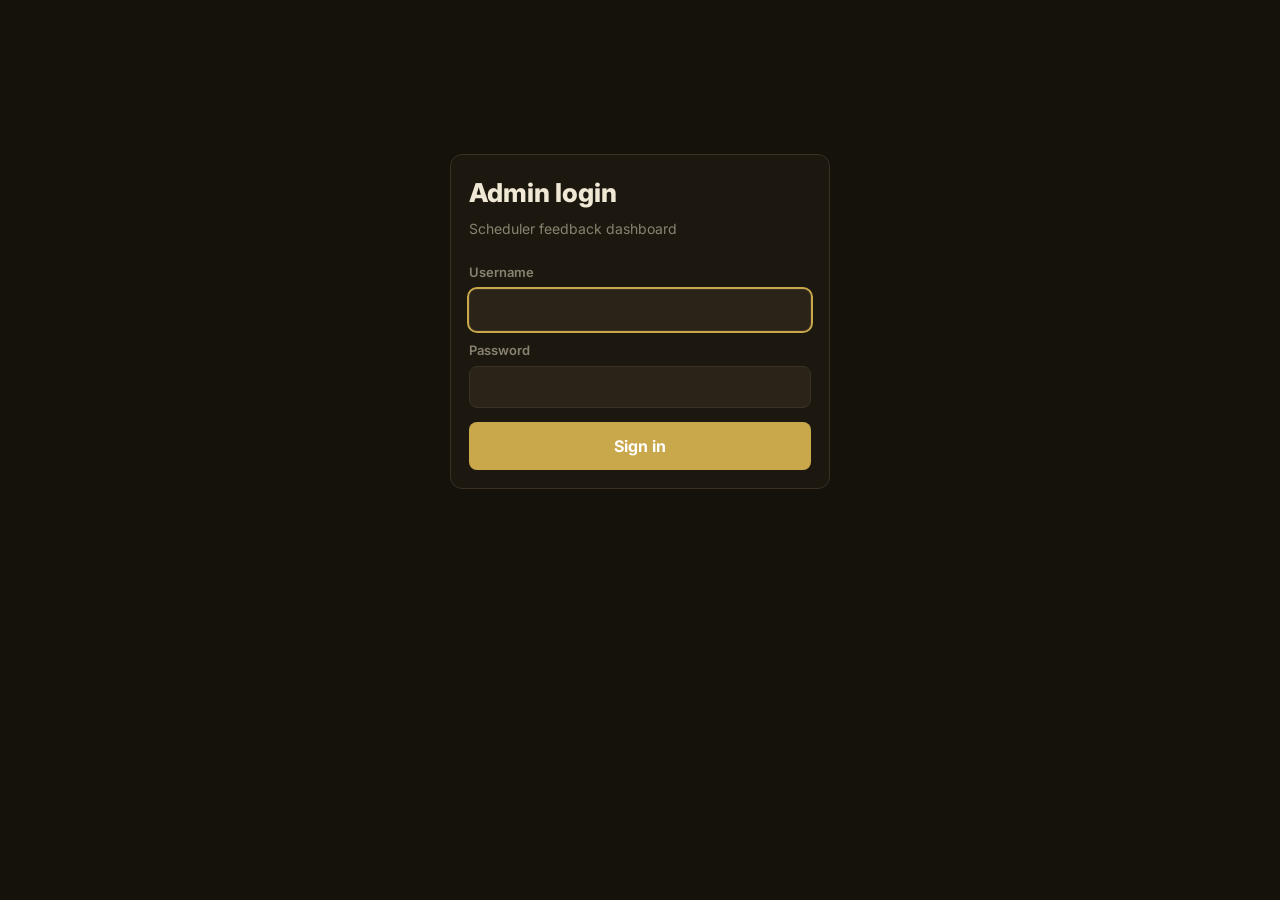
<file: admin.html>
<!doctype html>
<html lang="en">
<head>
<meta charset="utf-8">
<meta name="viewport" content="width=device-width, initial-scale=1, viewport-fit=cover">
<title>Scheduler Admin · Feedback</title>
<link rel="preconnect" href="https://fonts.googleapis.com">
<link rel="preconnect" href="https://fonts.gstatic.com" crossorigin>
<link href="https://fonts.googleapis.com/css2?family=Inter:wght@400;500;600;700;800&display=swap" rel="stylesheet">
<style>
  :root {
    --bg: #15110b;
    --surface: #1d180f;
    --ink: #f0e8d5;
    --ink2: #c8c0aa;
    --ink3: #8a8270;
    --rule: #3a3024;
    --gold: #c9a84c;
    --gold-deep: #8a6820;
    --green: #1ec45a;
    --red: #c05050;
    --blue: #4a7ab0;
    --purple: #8a5ab0;
  }
  * { box-sizing: border-box; margin: 0; padding: 0; }
  html, body {
    background: var(--bg); color: var(--ink);
    font-family: 'Inter', -apple-system, BlinkMacSystemFont, sans-serif;
    font-size: 16px; line-height: 1.5;
    min-height: 100vh;
    -webkit-font-smoothing: antialiased;
  }
  .wrap { max-width: 800px; margin: 0 auto; padding: 28px 18px 80px; }
  h1 { font-size: 26px; font-weight: 800; margin-bottom: 6px; }
  .sub { color: var(--ink3); font-size: 14px; margin-bottom: 24px; }
  .card {
    background: var(--surface);
    border: 1px solid var(--rule);
    border-radius: 12px;
    padding: 18px;
    margin-bottom: 16px;
  }
  .login-card { max-width: 380px; margin: 14vh auto; }
  label { display: block; font-size: 13px; color: var(--ink3); font-weight: 600; margin-bottom: 6px; }
  input, button, textarea {
    font-family: inherit; font-size: 16px; color: var(--ink);
  }
  .input {
    width: 100%; padding: 10px 12px;
    background: #2a2418; border: 1px solid var(--rule); border-radius: 8px;
    color: var(--ink);
  }
  .input:focus { outline: 2px solid var(--gold); outline-offset: 0; }
  .btn-primary {
    background: var(--gold); color: white; border: none;
    border-radius: 8px; padding: 12px; font-weight: 700; font-size: 16px;
    cursor: pointer; min-height: 48px;
  }
  .btn-secondary {
    background: var(--surface); color: var(--ink);
    border: 1px solid var(--rule); border-radius: 8px;
    padding: 8px 12px; font-weight: 600; cursor: pointer; min-height: 36px;
  }
  .btn-secondary:hover { background: #2a2418; }
  .btn-danger {
    background: var(--red); color: white; border: none;
    border-radius: 8px; padding: 8px 12px; font-weight: 700; cursor: pointer;
  }
  .btn-action {
    border: none; border-radius: 8px; padding: 8px 12px;
    font-size: 13px; font-weight: 700; cursor: pointer; color: white;
  }
  .btn-snooze { background: #5a4818; color: var(--gold); border: 1px solid var(--gold-deep); }
  .btn-copy { background: #1a3550; color: #b4d5ff; border: 1px solid #2c5680; }
  .btn-complete { background: #154e2a; color: #b8f5cf; border: 1px solid #1f7a40; }
  .btn-reopen { background: #4a3018; color: #f0d4a0; border: 1px solid #6e4624; }
  .btn-delete { background: #4a1818; color: #ffb4b4; border: 1px solid #6e2424; }
  .btn-note { background: #2a2a48; color: #cbcaf0; border: 1px solid #4040a8; }
  .btn-queue { background: #2e1e3a; color: #d6b8f0; border: 1px solid var(--purple); }
  .btn-unqueue { background: #2e1e3a; color: #d6b8f0; border: 1px solid var(--purple); opacity: 0.7; }
  .note-editor {
    margin-top: 10px; display: none;
    background: #1a1610; border: 1px solid var(--rule); border-radius: 8px;
    padding: 10px;
  }
  .note-editor.open { display: block; }
  .note-editor textarea {
    width: 100%; min-height: 80px; resize: vertical;
    background: #2a2418; color: var(--ink);
    border: 1px solid var(--rule); border-radius: 6px;
    padding: 8px 10px; font-family: inherit; font-size: 14px; line-height: 1.5;
  }
  .note-editor .row-buttons { display: flex; gap: 8px; margin-top: 8px; justify-content: flex-end; }
  .admin-note-display {
    margin-top: 8px;
    padding: 8px 10px;
    background: #1a1a2e;
    border-left: 3px solid var(--purple);
    border-radius: 0 6px 6px 0;
    font-size: 13px; color: var(--ink2); line-height: 1.5;
    white-space: pre-wrap;
  }
  .admin-note-display::before {
    content: 'Admin note';
    display: block;
    font-size: 10px; font-weight: 800; letter-spacing: 1px;
    color: var(--purple); margin-bottom: 4px; text-transform: uppercase;
  }
  .row { display: flex; gap: 8px; align-items: center; }
  .row > * { flex: 1; }
  .empty { color: var(--ink3); text-align: center; padding: 32px 8px; }
  .fb-row {
    border-top: 1px solid var(--rule);
    padding: 14px 0;
  }
  .fb-row:first-child { border-top: none; }
  .fb-row.snoozed { opacity: 0.65; }
  .fb-row.completed { opacity: 0.55; }
  .fb-row.completed .fb-body { text-decoration: line-through; text-decoration-color: var(--ink3); }
  .fb-meta {
    color: var(--ink3); font-size: 12px;
    display: flex; justify-content: space-between; gap: 8px; flex-wrap: wrap;
    margin-bottom: 6px;
  }
  .fb-body { white-space: pre-wrap; line-height: 1.55; }
  .fb-id { font-family: ui-monospace, Consolas, Menlo, monospace; opacity: 0.7; font-size: 11px; }
  .fb-actions {
    margin-top: 10px; display: flex; gap: 8px; flex-wrap: wrap; justify-content: flex-end;
  }
  .toolbar { display: flex; gap: 8px; align-items: center; margin-bottom: 14px; flex-wrap: wrap; }
  .toolbar .input { flex: 1; min-width: 0; }
  .pill {
    display: inline-block; padding: 2px 8px; border-radius: 999px;
    font-size: 11px; font-weight: 700; background: var(--surface); color: var(--ink2);
    border: 1px solid var(--rule);
  }
  .pill.snoozed { background: #2a2210; color: var(--gold); border-color: var(--gold-deep); }
  .pill.completed { background: #102e1a; color: #4dd587; border-color: #1f7a40; }
  .pill.queued { background: #2a1e3a; color: #d6b8f0; border-color: var(--purple); }
  .fb-row.queued { border-left: 3px solid var(--purple); padding-left: 10px; margin-left: -10px; }
  .filter-tabs {
    display: flex; gap: 0; margin-bottom: 14px;
    background: var(--surface); border: 1px solid var(--rule);
    border-radius: 10px; padding: 4px; overflow: hidden;
  }
  .filter-tab {
    flex: 1; background: transparent; border: none;
    padding: 8px 12px; color: var(--ink3); font-weight: 700;
    border-radius: 6px; cursor: pointer; min-height: 38px;
  }
  .filter-tab.active { background: var(--gold); color: #1a1612; }
  .toast {
    position: fixed; bottom: 24px; left: 50%; transform: translateX(-50%);
    background: #2a2418; color: var(--ink);
    padding: 10px 16px; border-radius: 8px; font-size: 14px;
    box-shadow: 0 4px 14px rgba(0,0,0,0.4); z-index: 50;
  }
</style>
</head>
<body>
<div class="wrap">
  <div id="login" class="card login-card" style="display:none;">
    <h1>Admin login</h1>
    <p class="sub">Scheduler feedback dashboard</p>
    <label for="u">Username</label>
    <input class="input" type="text" id="u" autocomplete="username">
    <div style="height:10px;"></div>
    <label for="p">Password</label>
    <input class="input" type="password" id="p" autocomplete="current-password">
    <div style="height:14px;"></div>
    <button class="btn-primary" id="login-btn" style="width:100%;">Sign in</button>
  </div>

  <div id="dash" style="display:none;">
    <h1>Feedback inbox</h1>
    <p class="sub" id="counts">—</p>

    <div class="filter-tabs" id="filter-tabs">
      <button class="filter-tab active" data-filter="open">Uncompleted</button>
      <button class="filter-tab" data-filter="queue">Queue</button>
      <button class="filter-tab" data-filter="done">Completed</button>
      <button class="filter-tab" data-filter="all">All</button>
    </div>

    <div class="toolbar">
      <input class="input" id="search" placeholder="Search feedback…">
      <button class="btn-secondary" id="refresh">Refresh</button>
      <button class="btn-secondary" id="logout">Log out</button>
    </div>

    <div id="list" class="card"></div>
  </div>
</div>

<script>
  const SUPABASE_URL = 'https://llvqfneoelymvkigltqa.supabase.co';
  const SUPABASE_ANON_KEY = 'sb_publishable_klbrY4121TC85eO-jJUwvg_ecZAXqgW';
  const ADMIN_USER = 'KamrynMe';
  const ADMIN_PASS = 'Wordpass1';
  const SESSION_KEY = 'sched_admin_ok';
  const FILTER_KEY = 'sched_admin_filter';

  function $(s) { return document.querySelector(s); }
  function show(id) { $('#login').style.display = id === 'login' ? 'block' : 'none'; $('#dash').style.display = id === 'dash' ? 'block' : 'none'; }
  function toast(msg, ms = 1800) {
    const t = document.createElement('div'); t.className = 'toast'; t.textContent = msg;
    document.body.appendChild(t); setTimeout(() => t.remove(), ms);
  }
  function isLoggedIn() { try { return sessionStorage.getItem(SESSION_KEY) === '1'; } catch (_) { return false; } }
  function setLoggedIn(b) { try { sessionStorage.setItem(SESSION_KEY, b ? '1' : ''); } catch (_) {} }
  function getFilter() { try { return localStorage.getItem(FILTER_KEY) || 'open'; } catch (_) { return 'open'; } }
  function setFilter(v) { try { localStorage.setItem(FILTER_KEY, v); } catch (_) {} }

  async function fetchFeedback() {
    const url = `${SUPABASE_URL}/rest/v1/feedback?select=*&order=created_at.desc&limit=1000`;
    const r = await fetch(url, {
      headers: { 'apikey': SUPABASE_ANON_KEY, 'Authorization': `Bearer ${SUPABASE_ANON_KEY}` },
    });
    if (!r.ok) throw new Error('HTTP ' + r.status);
    return r.json();
  }
  async function patchFeedback(id, patch) {
    const url = `${SUPABASE_URL}/rest/v1/feedback?id=eq.${encodeURIComponent(id)}`;
    const r = await fetch(url, {
      method: 'PATCH',
      headers: {
        'apikey': SUPABASE_ANON_KEY,
        'Authorization': `Bearer ${SUPABASE_ANON_KEY}`,
        'Content-Type': 'application/json',
        'Prefer': 'return=minimal',
      },
      body: JSON.stringify(patch),
    });
    if (!r.ok) throw new Error('HTTP ' + r.status);
  }
  async function deleteFeedback(id) {
    const url = `${SUPABASE_URL}/rest/v1/feedback?id=eq.${encodeURIComponent(id)}`;
    const r = await fetch(url, {
      method: 'DELETE',
      headers: { 'apikey': SUPABASE_ANON_KEY, 'Authorization': `Bearer ${SUPABASE_ANON_KEY}` },
    });
    if (!r.ok) throw new Error('HTTP ' + r.status);
  }

  function escapeHtml(s) {
    return String(s ?? '').replace(/&/g, '&amp;').replace(/</g, '&lt;').replace(/>/g, '&gt;').replace(/"/g, '&quot;').replace(/'/g, '&#39;');
  }
  function fmtDate(s) { if (!s) return ''; return new Date(s).toLocaleString(); }

  let _all = [];
  let _filter = getFilter();

  async function refresh() {
    $('#list').innerHTML = '<div class="empty">Loading…</div>';
    try { _all = await fetchFeedback(); render(); }
    catch (e) { $('#list').innerHTML = `<div class="empty">Could not load: ${escapeHtml(e.message || e)}</div>`; }
  }

  function applyFilter(rows) {
    if (_filter === 'open') return rows.filter((r) => !r.completed_at);
    if (_filter === 'queue') return rows.filter((r) => !!r.queued_at && !r.completed_at);
    if (_filter === 'done') return rows.filter((r) => !!r.completed_at);
    return rows;
  }

  function applySort(rows) {
    // Buckets: queued (0) > active (1) > snoozed (2) > completed (3).
    // Within Queue view, sort by queued_at desc; otherwise by relevant timestamp.
    const score = (r) => {
      let bucket;
      if (r.completed_at) bucket = 3;
      else if (r.queued_at) bucket = 0;
      else if (r.snoozed_at) bucket = 2;
      else bucket = 1;
      const t = new Date(
        r.completed_at || r.queued_at || r.snoozed_at || r.created_at || 0
      ).getTime();
      return [bucket, -t];
    };
    return rows.slice().sort((a, b) => {
      const sa = score(a), sb = score(b);
      if (sa[0] !== sb[0]) return sa[0] - sb[0];
      return sa[1] - sb[1];
    });
  }

  function render() {
    const savedScroll = window.scrollY;
    document.querySelectorAll('.filter-tab').forEach((b) => b.classList.toggle('active', b.dataset.filter === _filter));
    const q = ($('#search').value || '').trim().toLowerCase();
    let rows = applyFilter(_all);
    if (q) rows = rows.filter((r) => (r.body || '').toLowerCase().includes(q) || (r.device_id || '').toLowerCase().includes(q));
    rows = applySort(rows);

    const totalOpen = _all.filter((r) => !r.completed_at).length;
    const totalDone = _all.filter((r) => !!r.completed_at).length;
    const totalQueue = _all.filter((r) => !!r.queued_at && !r.completed_at).length;
    $('#counts').textContent = `${totalOpen} open · ${totalQueue} queued · ${totalDone} completed · ${_all.length} total${q ? ` (showing ${rows.length})` : ''}`;

    if (!rows.length) { $('#list').innerHTML = '<div class="empty">No feedback to show.</div>'; return; }

    $('#list').innerHTML = rows.map((r) => {
      const cls = r.completed_at ? 'completed' : (r.queued_at ? 'queued' : (r.snoozed_at ? 'snoozed' : ''));
      const tags = [];
      if (r.queued_at && !r.completed_at) tags.push(`<span class="pill queued">In Queue · ${fmtDate(r.queued_at)}</span>`);
      if (r.snoozed_at && !r.completed_at) tags.push(`<span class="pill snoozed">Snoozed · ${fmtDate(r.snoozed_at)}</span>`);
      if (r.completed_at) tags.push(`<span class="pill completed">Done · ${fmtDate(r.completed_at)}</span>`);
      const completeBtn = r.completed_at
        ? `<button class="btn-action btn-reopen" data-act="reopen">↺ Reopen</button>`
        : `<button class="btn-action btn-complete" data-act="complete">✓ Completed</button>`;
      const snoozeBtn = r.completed_at
        ? ''
        : (r.snoozed_at
            ? `<button class="btn-action btn-snooze" data-act="unsnooze">⏰ Unsnooze</button>`
            : `<button class="btn-action btn-snooze" data-act="snooze">💤 Snooze</button>`);
      const queueBtn = r.completed_at
        ? ''
        : (r.queued_at
            ? `<button class="btn-action btn-unqueue" data-act="unqueue">↩ Remove from Queue</button>`
            : `<button class="btn-action btn-queue" data-act="queue">＋ Queue</button>`);
      const noteHas = !!(r.admin_note && r.admin_note.trim());
      const noteBtn = `<button class="btn-action btn-note" data-act="note">${noteHas ? '✎ Edit note' : '＋ Add note'}</button>`;
      const noteDisplay = noteHas ? `<div class="admin-note-display">${escapeHtml(r.admin_note)}</div>` : '';
      const noteEditor = `
        <div class="note-editor" data-editor>
          <textarea data-note-text placeholder="Private admin notes (only visible to admins)…">${escapeHtml(r.admin_note || '')}</textarea>
          <div class="row-buttons">
            <button class="btn-action btn-delete" data-act="note-clear">Clear</button>
            <button class="btn-action btn-copy" data-act="note-cancel">Cancel</button>
            <button class="btn-action btn-complete" data-act="note-save">Save</button>
          </div>
        </div>
      `;
      return `
        <div class="fb-row ${cls}" data-id="${escapeHtml(r.id)}">
          <div class="fb-meta">
            <span>${fmtDate(r.created_at)} <span class="pill">${escapeHtml(r.app_version || '?')}</span> ${tags.join(' ')}</span>
            <span class="fb-id">${escapeHtml((r.device_id || '').slice(0, 8))}…</span>
          </div>
          <div class="fb-body">${escapeHtml(r.body || '')}</div>
          ${noteDisplay}
          <div class="fb-actions">
            <button class="btn-action btn-copy" data-act="copy">📋 Copy</button>
            ${noteBtn}
            ${queueBtn}
            ${snoozeBtn}
            ${completeBtn}
            <button class="btn-action btn-delete" data-act="delete">Delete</button>
          </div>
          ${noteEditor}
        </div>
      `;
    }).join('');

    document.querySelectorAll('.fb-row').forEach((row) => {
      const id = row.dataset.id;
      const r = _all.find((x) => String(x.id) === id);
      const act = (name) => row.querySelector(`[data-act="${name}"]`);
      // Apply a local patch + re-render in place. No full refetch — keeps
      // scroll position so you can queue/snooze multiple items in a row.
      const wrap = async (patch, label) => {
        try {
          await patchFeedback(id, patch);
          if (r) Object.assign(r, patch);
          toast(label);
          render();
        } catch (e) { toast('Failed: ' + (e.message || e)); }
      };
      act('copy')?.addEventListener('click', async () => {
        try { await navigator.clipboard.writeText(r?.body || ''); toast('Copied'); }
        catch (_) { toast('Copy failed'); }
      });
      act('snooze')?.addEventListener('click', () => wrap({ snoozed_at: new Date().toISOString() }, 'Snoozed'));
      act('unsnooze')?.addEventListener('click', () => wrap({ snoozed_at: null }, 'Unsnoozed'));
      act('complete')?.addEventListener('click', () => wrap({ completed_at: new Date().toISOString(), snoozed_at: null }, 'Marked complete'));
      act('reopen')?.addEventListener('click', () => wrap({ completed_at: null }, 'Reopened'));
      act('queue')?.addEventListener('click', () => wrap({ queued_at: new Date().toISOString(), snoozed_at: null }, 'Added to queue'));
      act('unqueue')?.addEventListener('click', () => wrap({ queued_at: null }, 'Removed from queue'));
      // Notes: toggle inline editor.
      const editor = row.querySelector('[data-editor]');
      act('note')?.addEventListener('click', () => {
        editor.classList.toggle('open');
        if (editor.classList.contains('open')) editor.querySelector('[data-note-text]').focus();
      });
      act('note-cancel')?.addEventListener('click', () => {
        editor.classList.remove('open');
        editor.querySelector('[data-note-text]').value = r?.admin_note || '';
      });
      act('note-save')?.addEventListener('click', async () => {
        const text = editor.querySelector('[data-note-text]').value;
        try {
          await patchFeedback(id, { admin_note: text });
          if (r) r.admin_note = text;
          toast('Note saved');
          render();
        } catch (e) { toast('Save failed: ' + (e.message || e)); }
      });
      act('note-clear')?.addEventListener('click', async () => {
        if (!confirm('Clear the admin note for this message?')) return;
        try {
          await patchFeedback(id, { admin_note: null });
          if (r) r.admin_note = null;
          toast('Note cleared');
          render();
        } catch (e) { toast('Clear failed: ' + (e.message || e)); }
      });
      act('delete')?.addEventListener('click', async () => {
        if (!confirm('Delete this feedback message?')) return;
        try {
          await deleteFeedback(id);
          _all = _all.filter((x) => String(x.id) !== id);
          toast('Deleted');
          render();
        } catch (e) { toast('Delete failed: ' + (e.message || e)); }
      });
    });

    // Restore scroll position so the page doesn't jump when re-rendering after
    // a queue/snooze/complete/note-save action.
    window.scrollTo(0, savedScroll);
  }

  $('#login-btn').addEventListener('click', () => {
    const u = $('#u').value.trim();
    const p = $('#p').value;
    if (u !== ADMIN_USER || p !== ADMIN_PASS) { toast('Invalid credentials'); return; }
    setLoggedIn(true); show('dash'); refresh();
  });
  $('#logout').addEventListener('click', () => {
    setLoggedIn(false); show('login'); $('#u').value = ''; $('#p').value = '';
  });
  $('#refresh').addEventListener('click', refresh);
  $('#search').addEventListener('input', () => render());
  document.querySelectorAll('.filter-tab').forEach((b) => {
    b.addEventListener('click', () => { _filter = b.dataset.filter; setFilter(_filter); render(); });
  });

  if (isLoggedIn()) { show('dash'); refresh(); } else { show('login'); $('#u').focus(); }
</script>
</body>
</html>
</file>
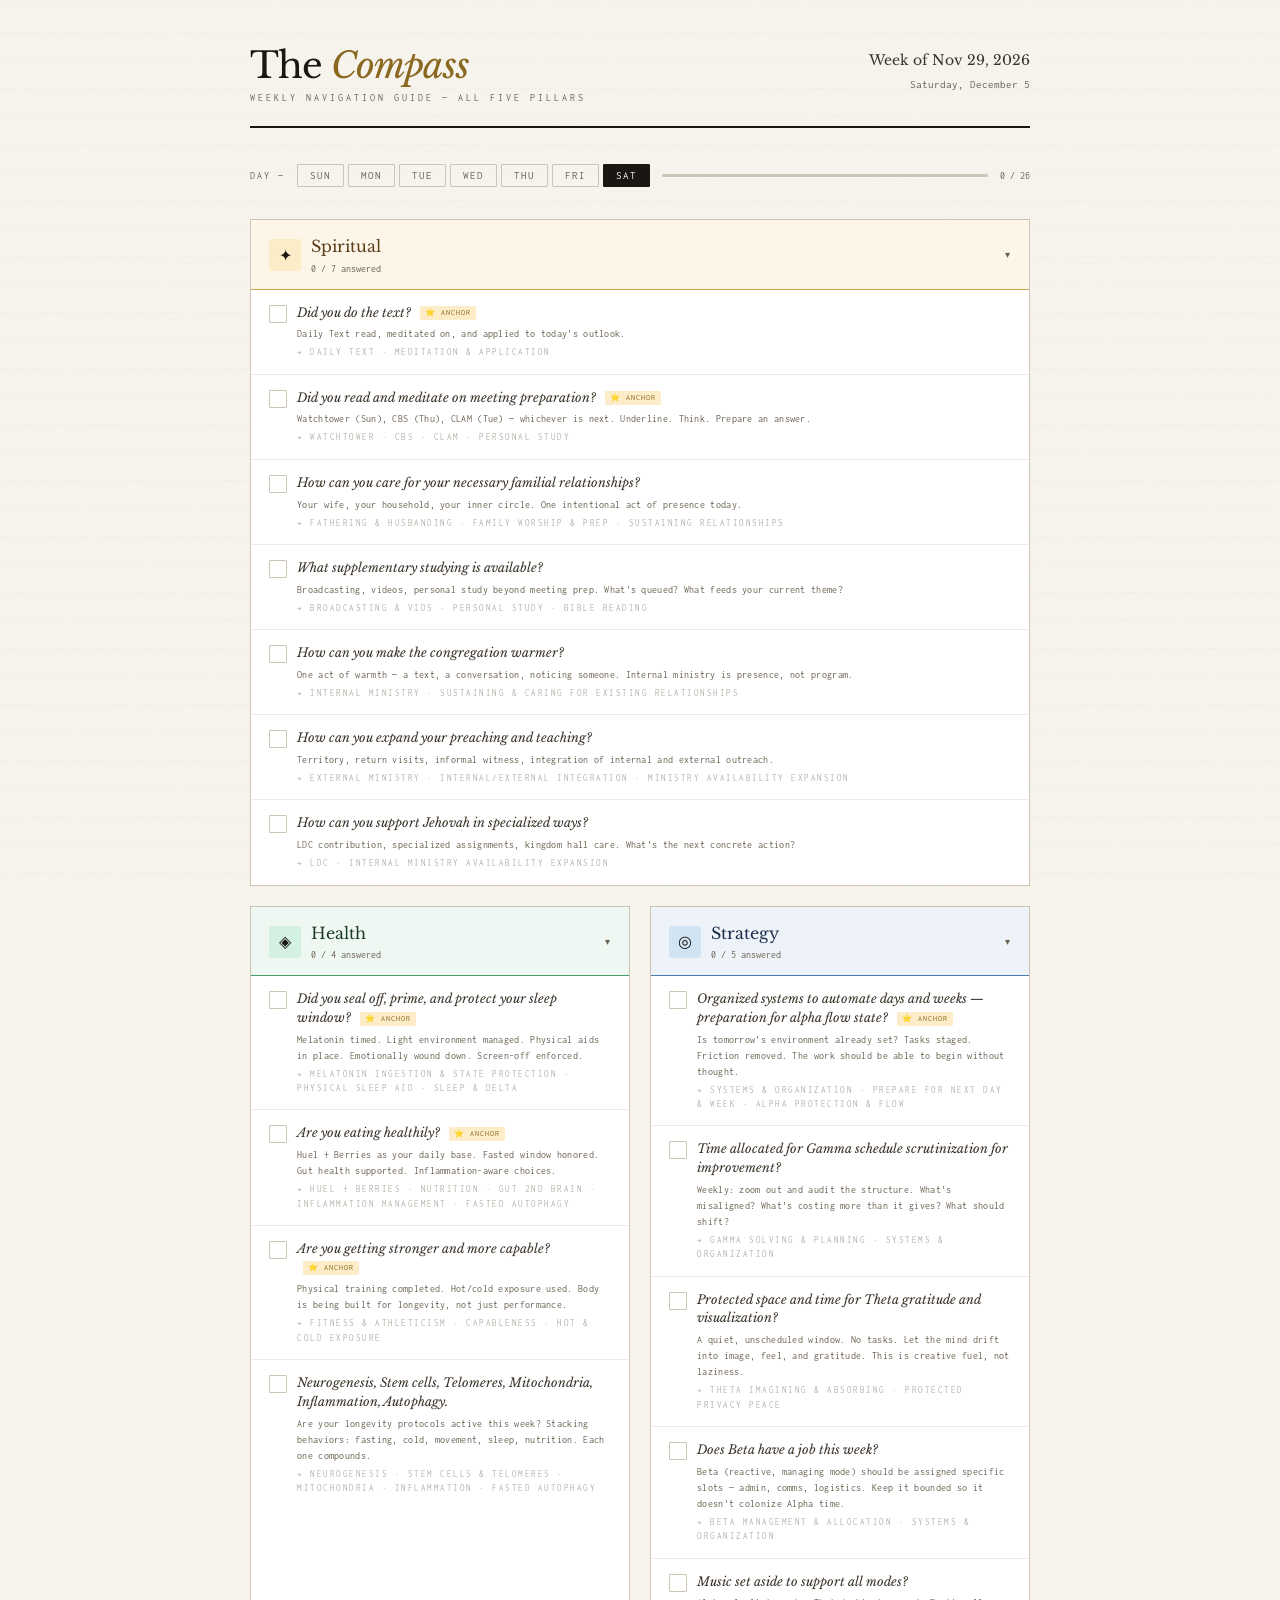
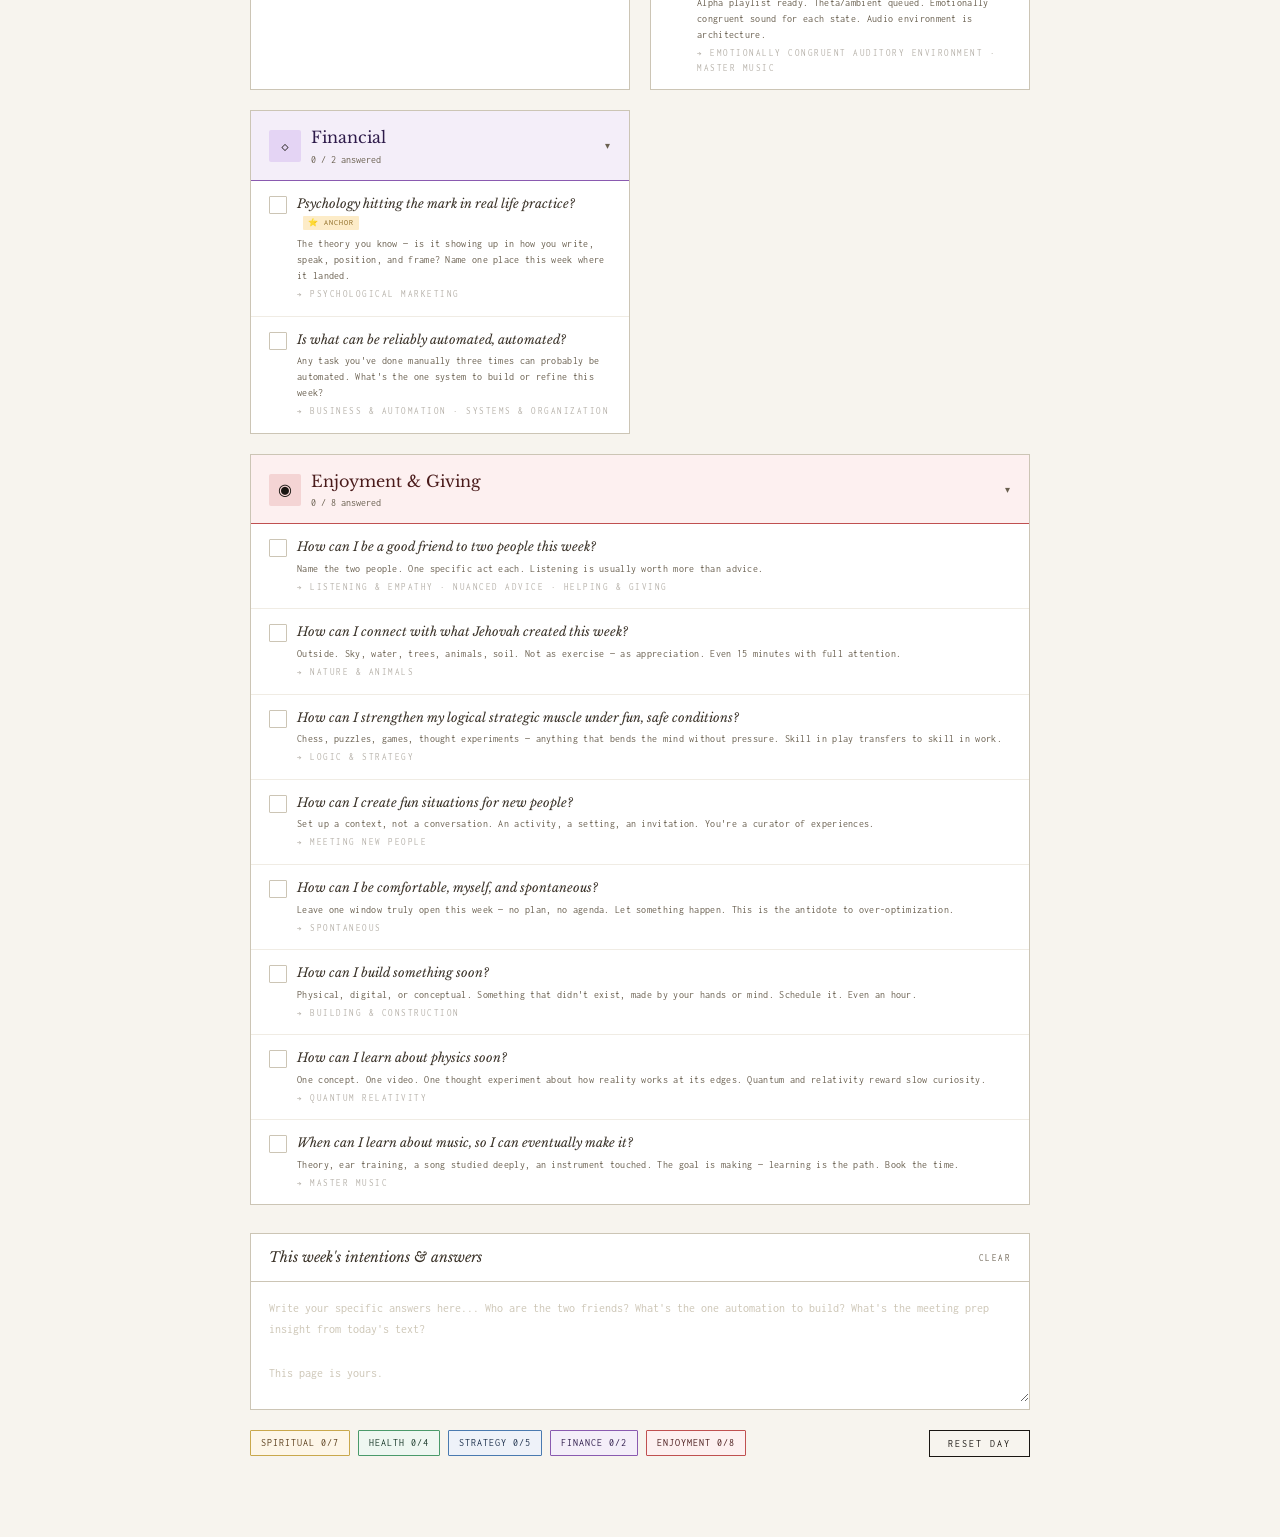
<file: life-guide-reference.html>
<!DOCTYPE html>
<html lang="en">
<head>
<meta charset="UTF-8">
<meta name="viewport" content="width=device-width, initial-scale=1.0">
<title>The Compass — Life Navigation Guide</title>
<link href="https://fonts.googleapis.com/css2?family=Libre+Baskerville:ital,wght@0,400;0,700;1,400&family=Inconsolata:wght@300;400;500&display=swap" rel="stylesheet">
<style>
  :root {
    --bg: #f7f4ee;
    --bg2: #ede9e0;
    --ink: #1a1612;
    --ink2: #3a3228;
    --ink3: #6a6050;
    --rule: #ccc5b5;
    --gold: #8a6820;
    --gold-light: #b89040;
    --s-color: #5a3e1b;
    --s-bg: #fdf6e8;
    --s-border: #c9a84c;
    --h-color: #1b3a2a;
    --h-bg: #eef7f1;
    --h-border: #4a9a6a;
    --st-color: #1b2e4a;
    --st-bg: #eef2f9;
    --st-border: #4a7ab0;
    --f-color: #2e1b4a;
    --f-bg: #f4eef9;
    --f-border: #8a5ab0;
    --e-color: #4a1b1b;
    --e-bg: #fdf0f0;
    --e-border: #c05050;
    --check-off: #ccc5b5;
    --check-on: #2a7a4a;
  }

  * { margin: 0; padding: 0; box-sizing: border-box; }

  body {
    background: var(--bg);
    color: var(--ink);
    font-family: 'Inconsolata', monospace;
    font-size: 13px;
    line-height: 1.6;
    min-height: 100vh;
  }

  /* Paper texture */
  body::before {
    content: '';
    position: fixed;
    inset: 0;
    background-image:
      repeating-linear-gradient(0deg, transparent, transparent 27px, rgba(0,0,0,0.03) 28px),
      url("data:image/svg+xml,%3Csvg viewBox='0 0 300 300' xmlns='http://www.w3.org/2000/svg'%3E%3Cfilter id='n'%3E%3CfeTurbulence type='fractalNoise' baseFrequency='0.65' numOctaves='3' stitchTiles='stitch'/%3E%3C/filter%3E%3Crect width='100%25' height='100%25' filter='url(%23n)' opacity='0.025'/%3E%3C/svg%3E");
    pointer-events: none;
    z-index: 0;
  }

  .page {
    position: relative;
    z-index: 1;
    max-width: 860px;
    margin: 0 auto;
    padding: 48px 40px 80px;
  }

  /* Header */
  .masthead {
    display: flex;
    align-items: flex-start;
    justify-content: space-between;
    border-bottom: 2px solid var(--ink);
    padding-bottom: 20px;
    margin-bottom: 36px;
    flex-wrap: wrap;
    gap: 12px;
  }

  .masthead-title {
    font-family: 'Libre Baskerville', serif;
    font-size: 36px;
    font-weight: 400;
    letter-spacing: -1px;
    color: var(--ink);
    line-height: 1;
  }

  .masthead-title span {
    font-style: italic;
    color: var(--gold);
  }

  .masthead-sub {
    font-size: 10px;
    letter-spacing: 3px;
    text-transform: uppercase;
    color: var(--ink3);
    margin-top: 6px;
  }

  .date-stamp {
    text-align: right;
    font-size: 11px;
    color: var(--ink3);
    line-height: 1.8;
  }

  .week-display {
    font-family: 'Libre Baskerville', serif;
    font-size: 14px;
    color: var(--ink2);
  }

  /* Week nav */
  .week-nav {
    display: flex;
    align-items: center;
    gap: 12px;
    margin-bottom: 32px;
    flex-wrap: wrap;
  }

  .week-nav-label {
    font-size: 10px;
    letter-spacing: 2px;
    text-transform: uppercase;
    color: var(--ink3);
    flex-shrink: 0;
  }

  .day-tabs {
    display: flex;
    gap: 4px;
    flex-wrap: wrap;
  }

  .day-tab {
    padding: 5px 12px;
    font-family: 'Inconsolata', monospace;
    font-size: 11px;
    letter-spacing: 1px;
    text-transform: uppercase;
    border: 1px solid var(--rule);
    background: transparent;
    color: var(--ink3);
    cursor: pointer;
    transition: all 0.15s;
    border-radius: 1px;
  }

  .day-tab:hover { background: var(--bg2); color: var(--ink); }
  .day-tab.active {
    background: var(--ink);
    color: var(--bg);
    border-color: var(--ink);
  }

  .progress-bar {
    flex: 1;
    height: 3px;
    background: var(--rule);
    border-radius: 2px;
    min-width: 80px;
    overflow: hidden;
  }

  .progress-fill {
    height: 100%;
    background: linear-gradient(90deg, var(--gold), var(--gold-light));
    border-radius: 2px;
    transition: width 0.4s ease;
  }

  .progress-label {
    font-size: 10px;
    color: var(--ink3);
    white-space: nowrap;
  }

  /* Pillars */
  .pillars {
    display: grid;
    grid-template-columns: 1fr 1fr;
    gap: 20px;
  }

  .pillar {
    border: 1px solid var(--rule);
    background: white;
    overflow: hidden;
    transition: box-shadow 0.2s;
  }

  .pillar:hover { box-shadow: 0 4px 20px rgba(0,0,0,0.06); }

  .pillar-head {
    padding: 14px 18px 12px;
    display: flex;
    align-items: center;
    justify-content: space-between;
    border-bottom: 1px solid var(--rule);
    cursor: pointer;
    user-select: none;
  }

  .pillar-head-left {
    display: flex;
    align-items: center;
    gap: 10px;
  }

  .pillar-icon {
    width: 32px; height: 32px;
    display: flex;
    align-items: center;
    justify-content: center;
    font-size: 16px;
    border-radius: 2px;
  }

  .pillar-name {
    font-family: 'Libre Baskerville', serif;
    font-size: 16px;
    font-weight: 400;
  }

  .pillar-count {
    font-size: 10px;
    color: var(--ink3);
    font-family: 'Inconsolata', monospace;
    margin-top: 1px;
  }

  .pillar-toggle {
    font-size: 10px;
    color: var(--ink3);
    letter-spacing: 1px;
    transition: transform 0.2s;
  }

  .pillar.collapsed .pillar-toggle { transform: rotate(-90deg); }

  .pillar-body {
    padding: 0;
    overflow: hidden;
    max-height: 2000px;
    transition: max-height 0.4s ease;
  }

  .pillar.collapsed .pillar-body {
    max-height: 0;
  }

  /* Spiritual */
  .pillar.spiritual .pillar-head { background: var(--s-bg); border-bottom-color: var(--s-border); }
  .pillar.spiritual .pillar-name { color: var(--s-color); }
  .pillar.spiritual .pillar-icon { background: #fdecc8; }
  .pillar.spiritual .check-item:checked + .check-label::before { background: var(--s-border); border-color: var(--s-border); }

  /* Health */
  .pillar.health .pillar-head { background: var(--h-bg); border-bottom-color: var(--h-border); }
  .pillar.health .pillar-name { color: var(--h-color); }
  .pillar.health .pillar-icon { background: #d4f0e0; }
  .pillar.health .check-item:checked + .check-label::before { background: var(--h-border); border-color: var(--h-border); }

  /* Strategy */
  .pillar.strategy .pillar-head { background: var(--st-bg); border-bottom-color: var(--st-border); }
  .pillar.strategy .pillar-name { color: var(--st-color); }
  .pillar.strategy .pillar-icon { background: #d0e4f4; }
  .pillar.strategy .check-item:checked + .check-label::before { background: var(--st-border); border-color: var(--st-border); }

  /* Finance */
  .pillar.finance .pillar-head { background: var(--f-bg); border-bottom-color: var(--f-border); }
  .pillar.finance .pillar-name { color: var(--f-color); }
  .pillar.finance .pillar-icon { background: #e4d4f4; }
  .pillar.finance .check-item:checked + .check-label::before { background: var(--f-border); border-color: var(--f-border); }

  /* Enjoyment */
  .pillar.enjoyment .pillar-head { background: var(--e-bg); border-bottom-color: var(--e-border); }
  .pillar.enjoyment .pillar-name { color: var(--e-color); }
  .pillar.enjoyment .pillar-icon { background: #f4d4d4; }
  .pillar.enjoyment .check-item:checked + .check-label::before { background: var(--e-border); border-color: var(--e-border); }

  /* Questions */
  .question-group {
    padding: 14px 18px;
    border-bottom: 1px solid #f0ece4;
    display: flex;
    align-items: flex-start;
    gap: 12px;
  }

  .question-group:last-child { border-bottom: none; }

  .check-item {
    display: none;
  }

  .check-label {
    display: flex;
    align-items: flex-start;
    gap: 10px;
    cursor: pointer;
    width: 100%;
  }

  .check-label::before {
    content: '';
    flex-shrink: 0;
    width: 16px; height: 16px;
    margin-top: 1px;
    border: 1.5px solid var(--rule);
    border-radius: 1px;
    background: transparent;
    transition: all 0.15s;
  }

  .check-item:checked + .check-label {
    opacity: 0.5;
  }

  .check-item:checked + .check-label::before {
    content: '✓';
    display: flex;
    align-items: center;
    justify-content: center;
    font-size: 10px;
    color: white;
    font-weight: bold;
  }

  .check-item:checked + .check-label .q-text {
    text-decoration: line-through;
  }

  .q-content { flex: 1; }

  .q-text {
    font-size: 12.5px;
    color: var(--ink2);
    line-height: 1.5;
    font-style: italic;
    font-family: 'Libre Baskerville', serif;
    font-weight: 400;
  }

  .q-note {
    font-size: 10px;
    color: var(--ink3);
    margin-top: 4px;
    font-family: 'Inconsolata', monospace;
    letter-spacing: 0.3px;
  }

  .q-anchor {
    font-size: 9px;
    letter-spacing: 1.5px;
    text-transform: uppercase;
    color: var(--ink3);
    opacity: 0.5;
    margin-top: 3px;
    font-family: 'Inconsolata', monospace;
  }

  /* Star badge */
  .star-badge {
    display: inline-block;
    font-size: 8px;
    padding: 1px 5px;
    border-radius: 1px;
    background: #fdecc8;
    color: var(--gold);
    letter-spacing: 1px;
    text-transform: uppercase;
    margin-left: 6px;
    vertical-align: middle;
    font-family: 'Inconsolata', monospace;
    font-style: normal;
  }

  /* Notes area */
  .notes-section {
    margin-top: 28px;
    border: 1px solid var(--rule);
    background: white;
  }

  .notes-head {
    padding: 12px 18px;
    border-bottom: 1px solid var(--rule);
    display: flex;
    align-items: center;
    justify-content: space-between;
  }

  .notes-title {
    font-family: 'Libre Baskerville', serif;
    font-size: 14px;
    color: var(--ink2);
    font-style: italic;
  }

  .notes-clear {
    font-size: 9px;
    letter-spacing: 1.5px;
    text-transform: uppercase;
    color: var(--ink3);
    cursor: pointer;
    border: none;
    background: none;
    font-family: 'Inconsolata', monospace;
  }

  .notes-clear:hover { color: var(--e-color); }

  textarea {
    width: 100%;
    padding: 16px 18px;
    border: none;
    background: transparent;
    resize: vertical;
    font-family: 'Inconsolata', monospace;
    font-size: 12px;
    color: var(--ink2);
    line-height: 1.8;
    min-height: 120px;
    outline: none;
  }

  textarea::placeholder { color: var(--rule); }

  /* Reset / summary bar */
  .control-bar {
    margin-top: 20px;
    display: flex;
    align-items: center;
    justify-content: space-between;
    flex-wrap: wrap;
    gap: 12px;
  }

  .summary-chips {
    display: flex;
    gap: 8px;
    flex-wrap: wrap;
  }

  .chip {
    font-size: 10px;
    padding: 4px 10px;
    border-radius: 1px;
    letter-spacing: 1px;
    font-family: 'Inconsolata', monospace;
    text-transform: uppercase;
  }

  .chip.spiritual { background: var(--s-bg); color: var(--s-color); border: 1px solid var(--s-border); }
  .chip.health    { background: var(--h-bg); color: var(--h-color); border: 1px solid var(--h-border); }
  .chip.strategy  { background: var(--st-bg); color: var(--st-color); border: 1px solid var(--st-border); }
  .chip.finance   { background: var(--f-bg); color: var(--f-color); border: 1px solid var(--f-border); }
  .chip.enjoyment { background: var(--e-bg); color: var(--e-color); border: 1px solid var(--e-border); }

  .btn-reset {
    font-size: 10px;
    padding: 7px 18px;
    letter-spacing: 2px;
    text-transform: uppercase;
    border: 1px solid var(--ink);
    background: transparent;
    color: var(--ink);
    cursor: pointer;
    font-family: 'Inconsolata', monospace;
    transition: all 0.15s;
  }

  .btn-reset:hover { background: var(--ink); color: var(--bg); }

  /* Full-width pillar override */
  .pillar.full-width {
    grid-column: 1 / -1;
  }

  .section-divider {
    grid-column: 1 / -1;
    display: flex;
    align-items: center;
    gap: 16px;
    margin: 4px 0;
  }

  .section-divider span {
    font-size: 9px;
    letter-spacing: 3px;
    text-transform: uppercase;
    color: var(--ink3);
    white-space: nowrap;
  }

  .section-divider::before, .section-divider::after {
    content: '';
    flex: 1;
    height: 1px;
    background: var(--rule);
  }

  @media (max-width: 640px) {
    .pillars { grid-template-columns: 1fr; }
    .page { padding: 24px 16px 60px; }
    .masthead-title { font-size: 26px; }
    .pillar.full-width { grid-column: 1; }
  }
</style>
</head>
<body>
<div class="page">

  <div class="masthead">
    <div>
      <h1 class="masthead-title">The <span>Compass</span></h1>
      <p class="masthead-sub">Weekly Navigation Guide — All Five Pillars</p>
    </div>
    <div class="date-stamp">
      <div class="week-display" id="weekDisplay">—</div>
      <div id="dateDisplay" style="font-size:11px;color:var(--ink3);margin-top:2px;"></div>
    </div>
  </div>

  <!-- Day tabs + progress -->
  <div class="week-nav">
    <span class="week-nav-label">Day —</span>
    <div class="day-tabs" id="dayTabs">
      <button class="day-tab active" data-day="sun">Sun</button>
      <button class="day-tab" data-day="mon">Mon</button>
      <button class="day-tab" data-day="tue">Tue</button>
      <button class="day-tab" data-day="wed">Wed</button>
      <button class="day-tab" data-day="thu">Thu</button>
      <button class="day-tab" data-day="fri">Fri</button>
      <button class="day-tab" data-day="sat">Sat</button>
    </div>
    <div class="progress-bar"><div class="progress-fill" id="progressFill" style="width:0%"></div></div>
    <span class="progress-label" id="progressLabel">0 / 0</span>
  </div>

  <!-- Pillars grid -->
  <div class="pillars">

    <!-- SPIRITUAL -->
    <div class="pillar spiritual full-width" id="pillar-spiritual">
      <div class="pillar-head" onclick="togglePillar('spiritual')">
        <div class="pillar-head-left">
          <div class="pillar-icon">✦</div>
          <div>
            <div class="pillar-name">Spiritual</div>
            <div class="pillar-count" id="count-spiritual">0 / 7 answered</div>
          </div>
        </div>
        <div class="pillar-toggle">▾</div>
      </div>
      <div class="pillar-body" id="body-spiritual">

        <div class="question-group">
          <input class="check-item" type="checkbox" id="s1">
          <label class="check-label" for="s1">
            <div class="q-content">
              <div class="q-text">Did you do the text? <span class="star-badge">⭐ anchor</span></div>
              <div class="q-note">Daily Text read, meditated on, and applied to today's outlook.</div>
              <div class="q-anchor">→ Daily Text · Meditation & Application</div>
            </div>
          </label>
        </div>

        <div class="question-group">
          <input class="check-item" type="checkbox" id="s2">
          <label class="check-label" for="s2">
            <div class="q-content">
              <div class="q-text">Did you read and meditate on meeting preparation? <span class="star-badge">⭐ anchor</span></div>
              <div class="q-note">Watchtower (Sun), CBS (Thu), CLAM (Tue) — whichever is next. Underline. Think. Prepare an answer.</div>
              <div class="q-anchor">→ Watchtower · CBS · CLAM · Personal Study</div>
            </div>
          </label>
        </div>

        <div class="question-group">
          <input class="check-item" type="checkbox" id="s3">
          <label class="check-label" for="s3">
            <div class="q-content">
              <div class="q-text">How can you care for your necessary familial relationships?</div>
              <div class="q-note">Your wife, your household, your inner circle. One intentional act of presence today.</div>
              <div class="q-anchor">→ Fathering & Husbanding · Family Worship & Prep · Sustaining Relationships</div>
            </div>
          </label>
        </div>

        <div class="question-group">
          <input class="check-item" type="checkbox" id="s4">
          <label class="check-label" for="s4">
            <div class="q-content">
              <div class="q-text">What supplementary studying is available?</div>
              <div class="q-note">Broadcasting, videos, personal study beyond meeting prep. What's queued? What feeds your current theme?</div>
              <div class="q-anchor">→ Broadcasting & Vids · Personal Study · Bible Reading</div>
            </div>
          </label>
        </div>

        <div class="question-group">
          <input class="check-item" type="checkbox" id="s5">
          <label class="check-label" for="s5">
            <div class="q-content">
              <div class="q-text">How can you make the congregation warmer?</div>
              <div class="q-note">One act of warmth — a text, a conversation, noticing someone. Internal ministry is presence, not program.</div>
              <div class="q-anchor">→ Internal Ministry · Sustaining & Caring for Existing Relationships</div>
            </div>
          </label>
        </div>

        <div class="question-group">
          <input class="check-item" type="checkbox" id="s6">
          <label class="check-label" for="s6">
            <div class="q-content">
              <div class="q-text">How can you expand your preaching and teaching?</div>
              <div class="q-note">Territory, return visits, informal witness, integration of internal and external outreach.</div>
              <div class="q-anchor">→ External Ministry · Internal/External Integration · Ministry Availability Expansion</div>
            </div>
          </label>
        </div>

        <div class="question-group">
          <input class="check-item" type="checkbox" id="s7">
          <label class="check-label" for="s7">
            <div class="q-content">
              <div class="q-text">How can you support Jehovah in specialized ways?</div>
              <div class="q-note">LDC contribution, specialized assignments, kingdom hall care. What's the next concrete action?</div>
              <div class="q-anchor">→ LDC · Internal Ministry Availability Expansion</div>
            </div>
          </label>
        </div>

      </div>
    </div>

    <!-- HEALTH -->
    <div class="pillar health" id="pillar-health">
      <div class="pillar-head" onclick="togglePillar('health')">
        <div class="pillar-head-left">
          <div class="pillar-icon">◈</div>
          <div>
            <div class="pillar-name">Health</div>
            <div class="pillar-count" id="count-health">0 / 3 answered</div>
          </div>
        </div>
        <div class="pillar-toggle">▾</div>
      </div>
      <div class="pillar-body" id="body-health">

        <div class="question-group">
          <input class="check-item" type="checkbox" id="h1">
          <label class="check-label" for="h1">
            <div class="q-content">
              <div class="q-text">Did you seal off, prime, and protect your sleep window? <span class="star-badge">⭐ anchor</span></div>
              <div class="q-note">Melatonin timed. Light environment managed. Physical aids in place. Emotionally wound down. Screen-off enforced.</div>
              <div class="q-anchor">→ Melatonin Ingestion & State Protection · Physical Sleep Aid · Sleep & Delta</div>
            </div>
          </label>
        </div>

        <div class="question-group">
          <input class="check-item" type="checkbox" id="h2">
          <label class="check-label" for="h2">
            <div class="q-content">
              <div class="q-text">Are you eating healthily? <span class="star-badge">⭐ anchor</span></div>
              <div class="q-note">Huel + Berries as your daily base. Fasted window honored. Gut health supported. Inflammation-aware choices.</div>
              <div class="q-anchor">→ Huel + Berries · Nutrition · Gut 2nd Brain · Inflammation Management · Fasted Autophagy</div>
            </div>
          </label>
        </div>

        <div class="question-group">
          <input class="check-item" type="checkbox" id="h3">
          <label class="check-label" for="h3">
            <div class="q-content">
              <div class="q-text">Are you getting stronger and more capable? <span class="star-badge">⭐ anchor</span></div>
              <div class="q-note">Physical training completed. Hot/cold exposure used. Body is being built for longevity, not just performance.</div>
              <div class="q-anchor">→ Fitness & Athleticism · Capableness · Hot & Cold Exposure</div>
            </div>
          </label>
        </div>

        <div class="question-group">
          <input class="check-item" type="checkbox" id="h4">
          <label class="check-label" for="h4">
            <div class="q-content">
              <div class="q-text">Neurogenesis, Stem cells, Telomeres, Mitochondria, Inflammation, Autophagy.</div>
              <div class="q-note">Are your longevity protocols active this week? Stacking behaviors: fasting, cold, movement, sleep, nutrition. Each one compounds.</div>
              <div class="q-anchor">→ Neurogenesis · Stem Cells & Telomeres · Mitochondria · Inflammation · Fasted Autophagy</div>
            </div>
          </label>
        </div>

      </div>
    </div>

    <!-- STRATEGY -->
    <div class="pillar strategy" id="pillar-strategy">
      <div class="pillar-head" onclick="togglePillar('strategy')">
        <div class="pillar-head-left">
          <div class="pillar-icon">◎</div>
          <div>
            <div class="pillar-name">Strategy</div>
            <div class="pillar-count" id="count-strategy">0 / 5 answered</div>
          </div>
        </div>
        <div class="pillar-toggle">▾</div>
      </div>
      <div class="pillar-body" id="body-strategy">

        <div class="question-group">
          <input class="check-item" type="checkbox" id="st1">
          <label class="check-label" for="st1">
            <div class="q-content">
              <div class="q-text">Organized systems to automate days and weeks — preparation for alpha flow state? <span class="star-badge">⭐ anchor</span></div>
              <div class="q-note">Is tomorrow's environment already set? Tasks staged. Friction removed. The work should be able to begin without thought.</div>
              <div class="q-anchor">→ Systems & Organization · Prepare for Next Day & Week · Alpha Protection & Flow</div>
            </div>
          </label>
        </div>

        <div class="question-group">
          <input class="check-item" type="checkbox" id="st2">
          <label class="check-label" for="st2">
            <div class="q-content">
              <div class="q-text">Time allocated for Gamma schedule scrutinization for improvement?</div>
              <div class="q-note">Weekly: zoom out and audit the structure. What's misaligned? What's costing more than it gives? What should shift?</div>
              <div class="q-anchor">→ Gamma Solving & Planning · Systems & Organization</div>
            </div>
          </label>
        </div>

        <div class="question-group">
          <input class="check-item" type="checkbox" id="st3">
          <label class="check-label" for="st3">
            <div class="q-content">
              <div class="q-text">Protected space and time for Theta gratitude and visualization?</div>
              <div class="q-note">A quiet, unscheduled window. No tasks. Let the mind drift into image, feel, and gratitude. This is creative fuel, not laziness.</div>
              <div class="q-anchor">→ Theta Imagining & Absorbing · Protected Privacy Peace</div>
            </div>
          </label>
        </div>

        <div class="question-group">
          <input class="check-item" type="checkbox" id="st4">
          <label class="check-label" for="st4">
            <div class="q-content">
              <div class="q-text">Does Beta have a job this week?</div>
              <div class="q-note">Beta (reactive, managing mode) should be assigned specific slots — admin, comms, logistics. Keep it bounded so it doesn't colonize Alpha time.</div>
              <div class="q-anchor">→ Beta Management & Allocation · Systems & Organization</div>
            </div>
          </label>
        </div>

        <div class="question-group">
          <input class="check-item" type="checkbox" id="st5">
          <label class="check-label" for="st5">
            <div class="q-content">
              <div class="q-text">Music set aside to support all modes?</div>
              <div class="q-note">Alpha playlist ready. Theta/ambient queued. Emotionally congruent sound for each state. Audio environment is architecture.</div>
              <div class="q-anchor">→ Emotionally Congruent Auditory Environment · Master Music</div>
            </div>
          </label>
        </div>

      </div>
    </div>

    <!-- FINANCE -->
    <div class="pillar finance" id="pillar-finance">
      <div class="pillar-head" onclick="togglePillar('finance')">
        <div class="pillar-head-left">
          <div class="pillar-icon">◇</div>
          <div>
            <div class="pillar-name">Financial</div>
            <div class="pillar-count" id="count-finance">0 / 2 answered</div>
          </div>
        </div>
        <div class="pillar-toggle">▾</div>
      </div>
      <div class="pillar-body" id="body-finance">

        <div class="question-group">
          <input class="check-item" type="checkbox" id="f1">
          <label class="check-label" for="f1">
            <div class="q-content">
              <div class="q-text">Psychology hitting the mark in real life practice? <span class="star-badge">⭐ anchor</span></div>
              <div class="q-note">The theory you know — is it showing up in how you write, speak, position, and frame? Name one place this week where it landed.</div>
              <div class="q-anchor">→ Psychological Marketing</div>
            </div>
          </label>
        </div>

        <div class="question-group">
          <input class="check-item" type="checkbox" id="f2">
          <label class="check-label" for="f2">
            <div class="q-content">
              <div class="q-text">Is what can be reliably automated, automated?</div>
              <div class="q-note">Any task you've done manually three times can probably be automated. What's the one system to build or refine this week?</div>
              <div class="q-anchor">→ Business & Automation · Systems & Organization</div>
            </div>
          </label>
        </div>

      </div>
    </div>

    <!-- ENJOYMENT -->
    <div class="pillar enjoyment full-width" id="pillar-enjoyment">
      <div class="pillar-head" onclick="togglePillar('enjoyment')">
        <div class="pillar-head-left">
          <div class="pillar-icon">◉</div>
          <div>
            <div class="pillar-name">Enjoyment & Giving</div>
            <div class="pillar-count" id="count-enjoyment">0 / 8 answered</div>
          </div>
        </div>
        <div class="pillar-toggle">▾</div>
      </div>
      <div class="pillar-body" id="body-enjoyment">

        <div class="question-group">
          <input class="check-item" type="checkbox" id="e1">
          <label class="check-label" for="e1">
            <div class="q-content">
              <div class="q-text">How can I be a good friend to two people this week?</div>
              <div class="q-note">Name the two people. One specific act each. Listening is usually worth more than advice.</div>
              <div class="q-anchor">→ Listening & Empathy · Nuanced Advice · Helping & Giving</div>
            </div>
          </label>
        </div>

        <div class="question-group">
          <input class="check-item" type="checkbox" id="e2">
          <label class="check-label" for="e2">
            <div class="q-content">
              <div class="q-text">How can I connect with what Jehovah created this week?</div>
              <div class="q-note">Outside. Sky, water, trees, animals, soil. Not as exercise — as appreciation. Even 15 minutes with full attention.</div>
              <div class="q-anchor">→ Nature & Animals</div>
            </div>
          </label>
        </div>

        <div class="question-group">
          <input class="check-item" type="checkbox" id="e3">
          <label class="check-label" for="e3">
            <div class="q-content">
              <div class="q-text">How can I strengthen my logical strategic muscle under fun, safe conditions?</div>
              <div class="q-note">Chess, puzzles, games, thought experiments — anything that bends the mind without pressure. Skill in play transfers to skill in work.</div>
              <div class="q-anchor">→ Logic & Strategy</div>
            </div>
          </label>
        </div>

        <div class="question-group">
          <input class="check-item" type="checkbox" id="e4">
          <label class="check-label" for="e4">
            <div class="q-content">
              <div class="q-text">How can I create fun situations for new people?</div>
              <div class="q-note">Set up a context, not a conversation. An activity, a setting, an invitation. You're a curator of experiences.</div>
              <div class="q-anchor">→ Meeting New People</div>
            </div>
          </label>
        </div>

        <div class="question-group">
          <input class="check-item" type="checkbox" id="e5">
          <label class="check-label" for="e5">
            <div class="q-content">
              <div class="q-text">How can I be comfortable, myself, and spontaneous?</div>
              <div class="q-note">Leave one window truly open this week — no plan, no agenda. Let something happen. This is the antidote to over-optimization.</div>
              <div class="q-anchor">→ Spontaneous</div>
            </div>
          </label>
        </div>

        <div class="question-group">
          <input class="check-item" type="checkbox" id="e6">
          <label class="check-label" for="e6">
            <div class="q-content">
              <div class="q-text">How can I build something soon?</div>
              <div class="q-note">Physical, digital, or conceptual. Something that didn't exist, made by your hands or mind. Schedule it. Even an hour.</div>
              <div class="q-anchor">→ Building & Construction</div>
            </div>
          </label>
        </div>

        <div class="question-group">
          <input class="check-item" type="checkbox" id="e7">
          <label class="check-label" for="e7">
            <div class="q-content">
              <div class="q-text">How can I learn about physics soon?</div>
              <div class="q-note">One concept. One video. One thought experiment about how reality works at its edges. Quantum and relativity reward slow curiosity.</div>
              <div class="q-anchor">→ Quantum Relativity</div>
            </div>
          </label>
        </div>

        <div class="question-group">
          <input class="check-item" type="checkbox" id="e8">
          <label class="check-label" for="e8">
            <div class="q-content">
              <div class="q-text">When can I learn about music, so I can eventually make it?</div>
              <div class="q-note">Theory, ear training, a song studied deeply, an instrument touched. The goal is making — learning is the path. Book the time.</div>
              <div class="q-anchor">→ Master Music</div>
            </div>
          </label>
        </div>

      </div>
    </div>

  </div>

  <!-- Notes -->
  <div class="notes-section">
    <div class="notes-head">
      <span class="notes-title">This week's intentions & answers</span>
      <button class="notes-clear" onclick="clearNotes()">clear</button>
    </div>
    <textarea id="weekNotes" placeholder="Write your specific answers here... Who are the two friends? What's the one automation to build? What's the meeting prep insight from today's text?&#10;&#10;This page is yours." oninput="saveNotes()"></textarea>
  </div>

  <!-- Controls -->
  <div class="control-bar">
    <div class="summary-chips">
      <span class="chip spiritual" id="chip-spiritual">Spiritual 0/7</span>
      <span class="chip health" id="chip-health">Health 0/4</span>
      <span class="chip strategy" id="chip-strategy">Strategy 0/5</span>
      <span class="chip finance" id="chip-finance">Finance 0/2</span>
      <span class="chip enjoyment" id="chip-enjoyment">Enjoyment 0/8</span>
    </div>
    <button class="btn-reset" onclick="resetAll()">Reset Day</button>
  </div>

</div>

<script>
  // State
  const PILLARS = {
    spiritual: { questions: ['s1','s2','s3','s4','s5','s6','s7'], total: 7 },
    health:    { questions: ['h1','h2','h3','h4'], total: 4 },
    strategy:  { questions: ['st1','st2','st3','st4','st5'], total: 5 },
    finance:   { questions: ['f1','f2'], total: 2 },
    enjoyment: { questions: ['e1','e2','e3','e4','e5','e6','e7','e8'], total: 8 }
  };

  const DAYS = ['sun','mon','tue','wed','thu','fri','sat'];
  const DAY_NAMES = ['Sunday','Monday','Tuesday','Wednesday','Thursday','Friday','Saturday'];
  let currentDay = DAYS[new Date().getDay()];

  // Init date
  function initDate() {
    const now = new Date();
    const options = { weekday: 'long', month: 'long', day: 'numeric' };
    document.getElementById('dateDisplay').textContent = now.toLocaleDateString('en-US', options);
    document.getElementById('weekDisplay').textContent = 'Week of ' + getWeekStart();
    // Activate current day tab
    document.querySelectorAll('.day-tab').forEach(t => {
      t.classList.toggle('active', t.dataset.day === currentDay);
    });
  }

  function getWeekStart() {
    const now = new Date();
    const day = now.getDay();
    const start = new Date(now);
    start.setDate(now.getDate() - day);
    return start.toLocaleDateString('en-US', { month: 'short', day: 'numeric', year: 'numeric' });
  }

  // Day switching
  document.getElementById('dayTabs').addEventListener('click', e => {
    if (!e.target.classList.contains('day-tab')) return;
    saveState();
    currentDay = e.target.dataset.day;
    document.querySelectorAll('.day-tab').forEach(t => t.classList.remove('active'));
    e.target.classList.add('active');
    loadState();
  });

  // Checkbox listeners
  Object.values(PILLARS).forEach(p => {
    p.questions.forEach(id => {
      document.getElementById(id).addEventListener('change', () => {
        saveState();
        updateCounts();
      });
    });
  });

  // Toggle pillar collapse
  function togglePillar(name) {
    document.getElementById('pillar-' + name).classList.toggle('collapsed');
  }

  // Update all counts and progress
  function updateCounts() {
    let totalDone = 0, totalAll = 0;
    Object.entries(PILLARS).forEach(([name, p]) => {
      const done = p.questions.filter(id => document.getElementById(id).checked).length;
      document.getElementById('count-' + name).textContent = done + ' / ' + p.total + ' answered';
      document.getElementById('chip-' + name).textContent =
        name.charAt(0).toUpperCase() + name.slice(1) + ' ' + done + '/' + p.total;
      totalDone += done;
      totalAll += p.total;
    });
    const pct = totalAll ? Math.round((totalDone / totalAll) * 100) : 0;
    document.getElementById('progressFill').style.width = pct + '%';
    document.getElementById('progressLabel').textContent = totalDone + ' / ' + totalAll;
  }

  // Persistence (sessionStorage per day)
  function stateKey() { return 'compass_' + currentDay; }
  function notesKey() { return 'compass_notes_' + currentDay; }

  function saveState() {
    const state = {};
    Object.values(PILLARS).forEach(p => {
      p.questions.forEach(id => {
        state[id] = document.getElementById(id).checked;
      });
    });
    sessionStorage.setItem(stateKey(), JSON.stringify(state));
  }

  function loadState() {
    const raw = sessionStorage.getItem(stateKey());
    const state = raw ? JSON.parse(raw) : {};
    Object.values(PILLARS).forEach(p => {
      p.questions.forEach(id => {
        document.getElementById(id).checked = state[id] || false;
      });
    });
    const notes = sessionStorage.getItem(notesKey()) || '';
    document.getElementById('weekNotes').value = notes;
    updateCounts();
  }

  function saveNotes() {
    sessionStorage.setItem(notesKey(), document.getElementById('weekNotes').value);
  }

  function clearNotes() {
    document.getElementById('weekNotes').value = '';
    sessionStorage.removeItem(notesKey());
  }

  function resetAll() {
    Object.values(PILLARS).forEach(p => {
      p.questions.forEach(id => { document.getElementById(id).checked = false; });
    });
    sessionStorage.removeItem(stateKey());
    updateCounts();
  }

  // Boot
  initDate();
  loadState();
</script>
</body>
</html>
</file>
